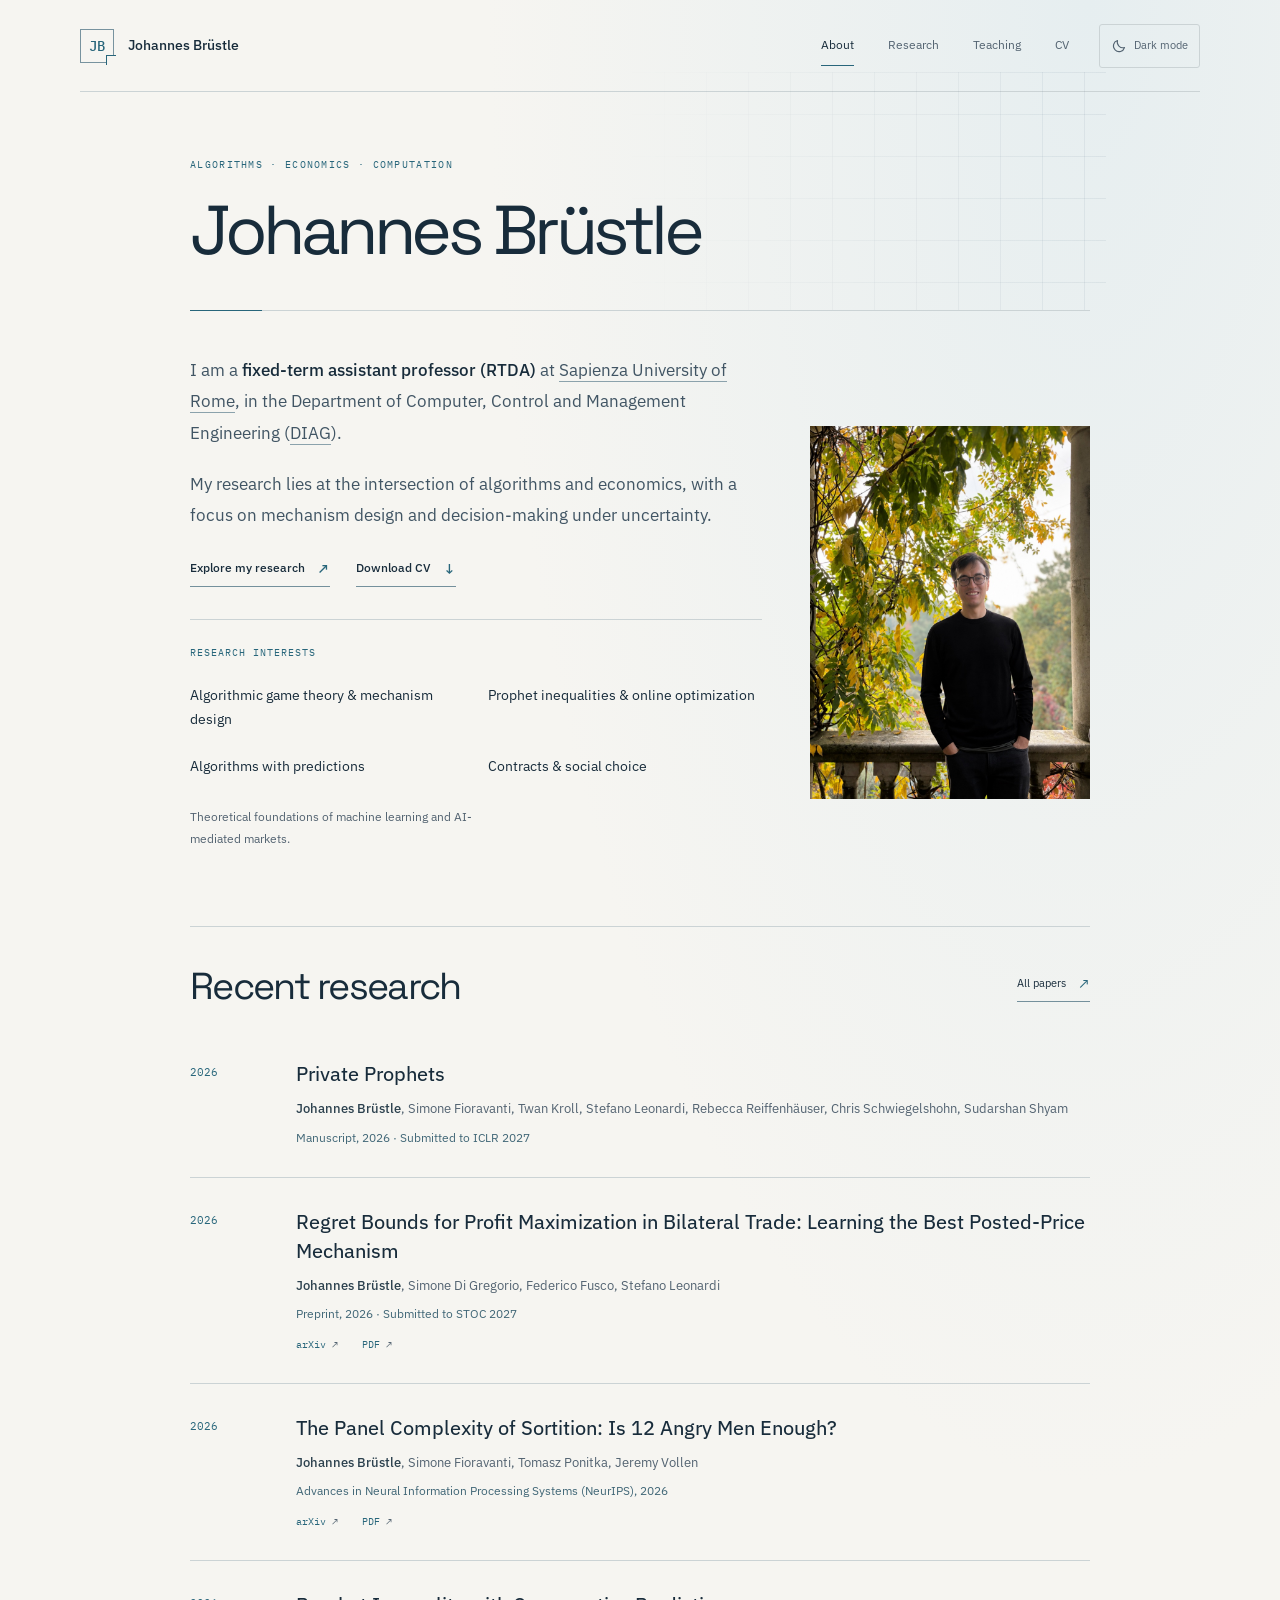
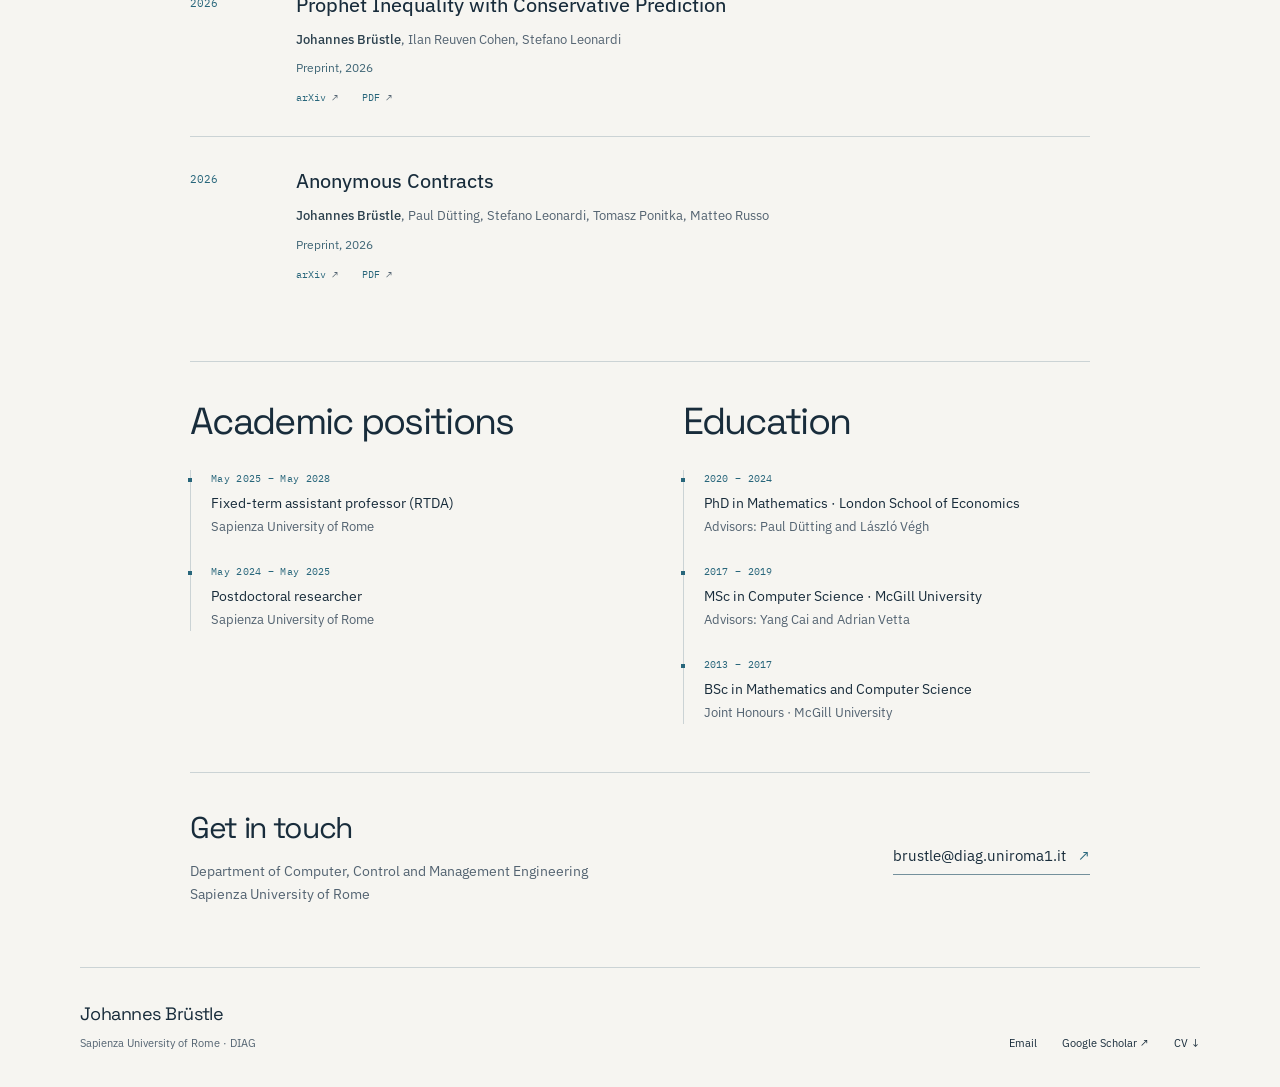
<file: index.html>
<!doctype html>
<html lang="en" class="no-js">
<head>
  <meta charset="utf-8"><meta name="viewport" content="width=device-width,initial-scale=1">
  <title>Johannes Brüstle | Algorithms &amp; Economics</title>
  <meta name="description" content="Johannes Brüstle is an assistant professor at Sapienza University of Rome working on algorithmic game theory, mechanism design, and online optimization.">
  <meta name="theme-color" content="#f6f5f1">
  <meta name="google-site-verification" content="e_kFHhiiDj24DP6dQCuJJRCEikuIyRpMF3r_lVCMAkg">
  <meta property="og:title" content="Johannes Brüstle | Algorithms &amp; Economics">
  <meta property="og:description" content="Johannes Brüstle is an assistant professor at Sapienza University of Rome working on algorithmic game theory, mechanism design, and online optimization.">
  <meta property="og:type" content="website">
  <meta property="og:url" content="https://jbrustle01.github.io/">
  <meta property="og:site_name" content="Johannes Brüstle">
  <link rel="canonical" href="https://jbrustle01.github.io/">
  <link rel="icon" type="image/svg+xml" href="./assets/favicon.svg">
  <script src="./assets/theme.js?v=themes-2"></script>
  <link rel="stylesheet" href="./assets/style.css?v=portrait-4">
  <script src="./assets/site.js?v=academic-1" defer></script>
  <script type="application/ld+json">
  {
    "@context": "https://schema.org",
    "@graph": [
      {
        "@type": "WebSite",
        "@id": "https://jbrustle01.github.io/#website",
        "url": "https://jbrustle01.github.io/",
        "name": "Johannes Brüstle"
      },
      {
        "@type": "ProfilePage",
        "@id": "https://jbrustle01.github.io/#profile",
        "url": "https://jbrustle01.github.io/",
        "name": "Johannes Brüstle",
        "isPartOf": {"@id": "https://jbrustle01.github.io/#website"},
        "mainEntity": {"@id": "https://jbrustle01.github.io/#person"}
      },
      {
        "@type": "Person",
        "@id": "https://jbrustle01.github.io/#person",
        "name": "Johannes Brüstle",
        "alternateName": "Johannes Brustle",
        "url": "https://jbrustle01.github.io/",
        "jobTitle": "Fixed-term assistant professor (RTDA)",
        "worksFor": {
          "@type": "CollegeOrUniversity",
          "name": "Sapienza University of Rome",
          "url": "https://www.uniroma1.it/en/"
        },
        "sameAs": [
          "https://scholar.google.com/citations?user=ef6YVs4AAAAJ"
        ]
      }
    ]
  }
  </script>

</head>
<body>
  <a class="skip" href="#main">Skip to content</a>
  <header class="site-header wrap">
    <a class="brand" href="./" aria-label="Johannes Brüstle — home"><span class="monogram" aria-hidden="true">JB</span><span>Johannes Brüstle</span></a>
    <div class="header-controls"><nav class="site-nav" aria-label="Main navigation"><a href="./" aria-current="page">About</a><a href="./research/">Research</a><a href="./teaching/">Teaching</a><a href="./cv/">CV</a></nav><button type="button" class="theme-toggle" data-theme-toggle aria-label="Switch to dark mode" hidden><svg data-theme-icon viewBox="0 0 24 24" aria-hidden="true"><path d="M20.3 14.25A8.5 8.5 0 0 1 9.75 3.7a8.5 8.5 0 1 0 10.55 10.55Z"/></svg><span data-theme-label>Dark mode</span></button></div>
  </header>
  <main id="main" class="wrap home-content">
<section class="hero" aria-labelledby="home-title">
  <div class="hero-heading"><p class="eyebrow">Algorithms · Economics · Computation</p>
    <h1 class="page-title" id="home-title">Johannes Brüstle</h1>

  </div>
  <div class="hero-bio">
    <p class="intro">I am a <strong>fixed-term assistant professor (RTDA)</strong> at <a href="https://www.uniroma1.it/en/">Sapienza University of Rome</a>, in the Department of Computer, Control and Management Engineering (<a href="https://www.diag.uniroma1.it/">DIAG</a>).</p>
    <p class="intro">My research lies at the intersection of algorithms and economics, with a focus on mechanism design and decision-making under uncertainty.</p>
    <div class="link-row"><a class="text-link" href="research/">Explore my research <span class="arrow" aria-hidden="true">↗</span></a><a class="text-link" href="assets/johannes-brustle-cv.pdf">Download CV <span class="arrow" aria-hidden="true">↓</span></a></div>
  <aside class="home-research-interests" aria-label="Research areas">
    <p class="aside-label">Research interests</p>
    <ol class="areas"><li><span class="number" aria-hidden="true">01</span><span>Algorithmic game theory &amp; mechanism design</span></li><li><span class="number" aria-hidden="true">02</span><span>Prophet inequalities &amp; online optimization</span></li><li><span class="number" aria-hidden="true">03</span><span>Algorithms with predictions</span></li><li><span class="number" aria-hidden="true">04</span><span>Contracts &amp; social choice</span></li></ol>
    <p class="aside-note">Theoretical foundations of machine learning and AI-mediated markets.</p>
  </aside>
  </div>
  <figure class="home-portrait">
    <img src="assets/johannes-brustle-portrait.jpg" alt="Johannes Brüstle standing beside a stone railing and autumn foliage" width="900" height="1200" fetchpriority="high" decoding="async">
  </figure>
</section>
<section class="section" aria-labelledby="recent-title"><div class="section-heading"><h2 id="recent-title">Recent research</h2><a class="text-link" href="research/">All papers <span class="arrow" aria-hidden="true">↗</span></a></div>
<article class="paper" data-paper data-kind="preprints">
      <div class="paper-year">2026</div><div>
      <h3>Private Prophets</h3><p class="authors"><strong>Johannes Brüstle</strong>, Simone Fioravanti, Twan Kroll, Stefano Leonardi, Rebecca Reiffenhäuser, Chris Schwiegelshohn, Sudarshan Shyam</p>
      <p class="venue">Manuscript, 2026 · Submitted to ICLR 2027</p>
      </div>
    </article>
<article class="paper" data-paper data-kind="preprints">
      <div class="paper-year">2026</div><div>
      <h3><a href="https://arxiv.org/abs/2611.08173">Regret Bounds for Profit Maximization in Bilateral Trade: Learning the Best Posted-Price Mechanism</a></h3><p class="authors"><strong>Johannes Brüstle</strong>, Simone Di Gregorio, Federico Fusco, Stefano Leonardi</p>
      <p class="venue">Preprint, 2026 · Submitted to STOC 2027</p>
      <div class="paper-links"><a href="https://arxiv.org/abs/2611.08173">arXiv <span aria-hidden="true">↗</span></a><a href="https://arxiv.org/pdf/2611.08173">PDF <span aria-hidden="true">↗</span></a></div></div>
    </article>
<article class="paper" data-paper data-kind="publications">
      <div class="paper-year">2026</div><div>
      <h3><a href="https://arxiv.org/abs/2504.20508">The Panel Complexity of Sortition: Is 12 Angry Men Enough?</a></h3><p class="authors"><strong>Johannes Brüstle</strong>, Simone Fioravanti, Tomasz Ponitka, Jeremy Vollen</p>
      <p class="venue">Advances in Neural Information Processing Systems (NeurIPS), 2026</p>
      <div class="paper-links"><a href="https://arxiv.org/abs/2504.20508">arXiv <span aria-hidden="true">↗</span></a><a href="https://arxiv.org/pdf/2504.20508">PDF <span aria-hidden="true">↗</span></a></div></div>
    </article><article class="paper" data-paper data-kind="preprints">
      <div class="paper-year">2026</div><div>
      <h3><a href="https://arxiv.org/abs/2602.17358">Prophet Inequality with Conservative Prediction</a></h3><p class="authors"><strong>Johannes Brüstle</strong>, Ilan Reuven Cohen, Stefano Leonardi</p>
      <p class="venue">Preprint, 2026</p>
      <div class="paper-links"><a href="https://arxiv.org/abs/2602.17358">arXiv <span aria-hidden="true">↗</span></a><a href="https://arxiv.org/pdf/2602.17358">PDF <span aria-hidden="true">↗</span></a></div></div>
    </article><article class="paper" data-paper data-kind="preprints">
      <div class="paper-year">2026</div><div>
      <h3><a href="https://arxiv.org/abs/2602.12118">Anonymous Contracts</a></h3><p class="authors"><strong>Johannes Brüstle</strong>, Paul Dütting, Stefano Leonardi, Tomasz Ponitka, Matteo Russo</p>
      <p class="venue">Preprint, 2026</p>
      <div class="paper-links"><a href="https://arxiv.org/abs/2602.12118">arXiv <span aria-hidden="true">↗</span></a><a href="https://arxiv.org/pdf/2602.12118">PDF <span aria-hidden="true">↗</span></a></div></div>
    </article>
</section>
<section class="section two-column" aria-label="Academic background">
  <div><h2>Academic positions</h2><ol class="timeline"><li><span class="date">May 2025 – May 2028</span><span class="title">Fixed-term assistant professor (RTDA)</span><span class="detail">Sapienza University of Rome</span></li><li><span class="date">May 2024 – May 2025</span><span class="title">Postdoctoral researcher</span><span class="detail">Sapienza University of Rome</span></li></ol></div>
  <div><h2>Education</h2><ol class="timeline"><li><span class="date">2020 – 2024</span><span class="title">PhD in Mathematics · London School of Economics</span><span class="detail">Advisors: Paul Dütting and László Végh</span></li><li><span class="date">2017 – 2019</span><span class="title">MSc in Computer Science · McGill University</span><span class="detail">Advisors: Yang Cai and Adrian Vetta</span></li><li><span class="date">2013 – 2017</span><span class="title">BSc in Mathematics and Computer Science</span><span class="detail">Joint Honours · McGill University</span></li></ol></div>
</section>
<section class="section contact-strip" aria-labelledby="contact-title"><div><h2 id="contact-title">Get in touch</h2><p>Department of Computer, Control and Management Engineering<br>Sapienza University of Rome</p></div><a class="text-link" href="mailto:brustle@diag.uniroma1.it">brustle@diag.uniroma1.it <span class="arrow" aria-hidden="true">↗</span></a></section>

</main>
  <footer class="site-footer wrap">
    <div><div class="footer-name">Johannes Brüstle</div><p class="footer-detail">Sapienza University of Rome · DIAG</p></div>
    <div class="footer-links"><a href="mailto:brustle@diag.uniroma1.it">Email</a><a href="https://scholar.google.com/citations?user=ef6YVs4AAAAJ&amp;hl=en&amp;sortby=pubdate">Google Scholar <span aria-hidden="true">↗</span></a><a href="./assets/johannes-brustle-cv.pdf">CV <span aria-hidden="true">↓</span></a></div>
  </footer>
</body></html>
</file>
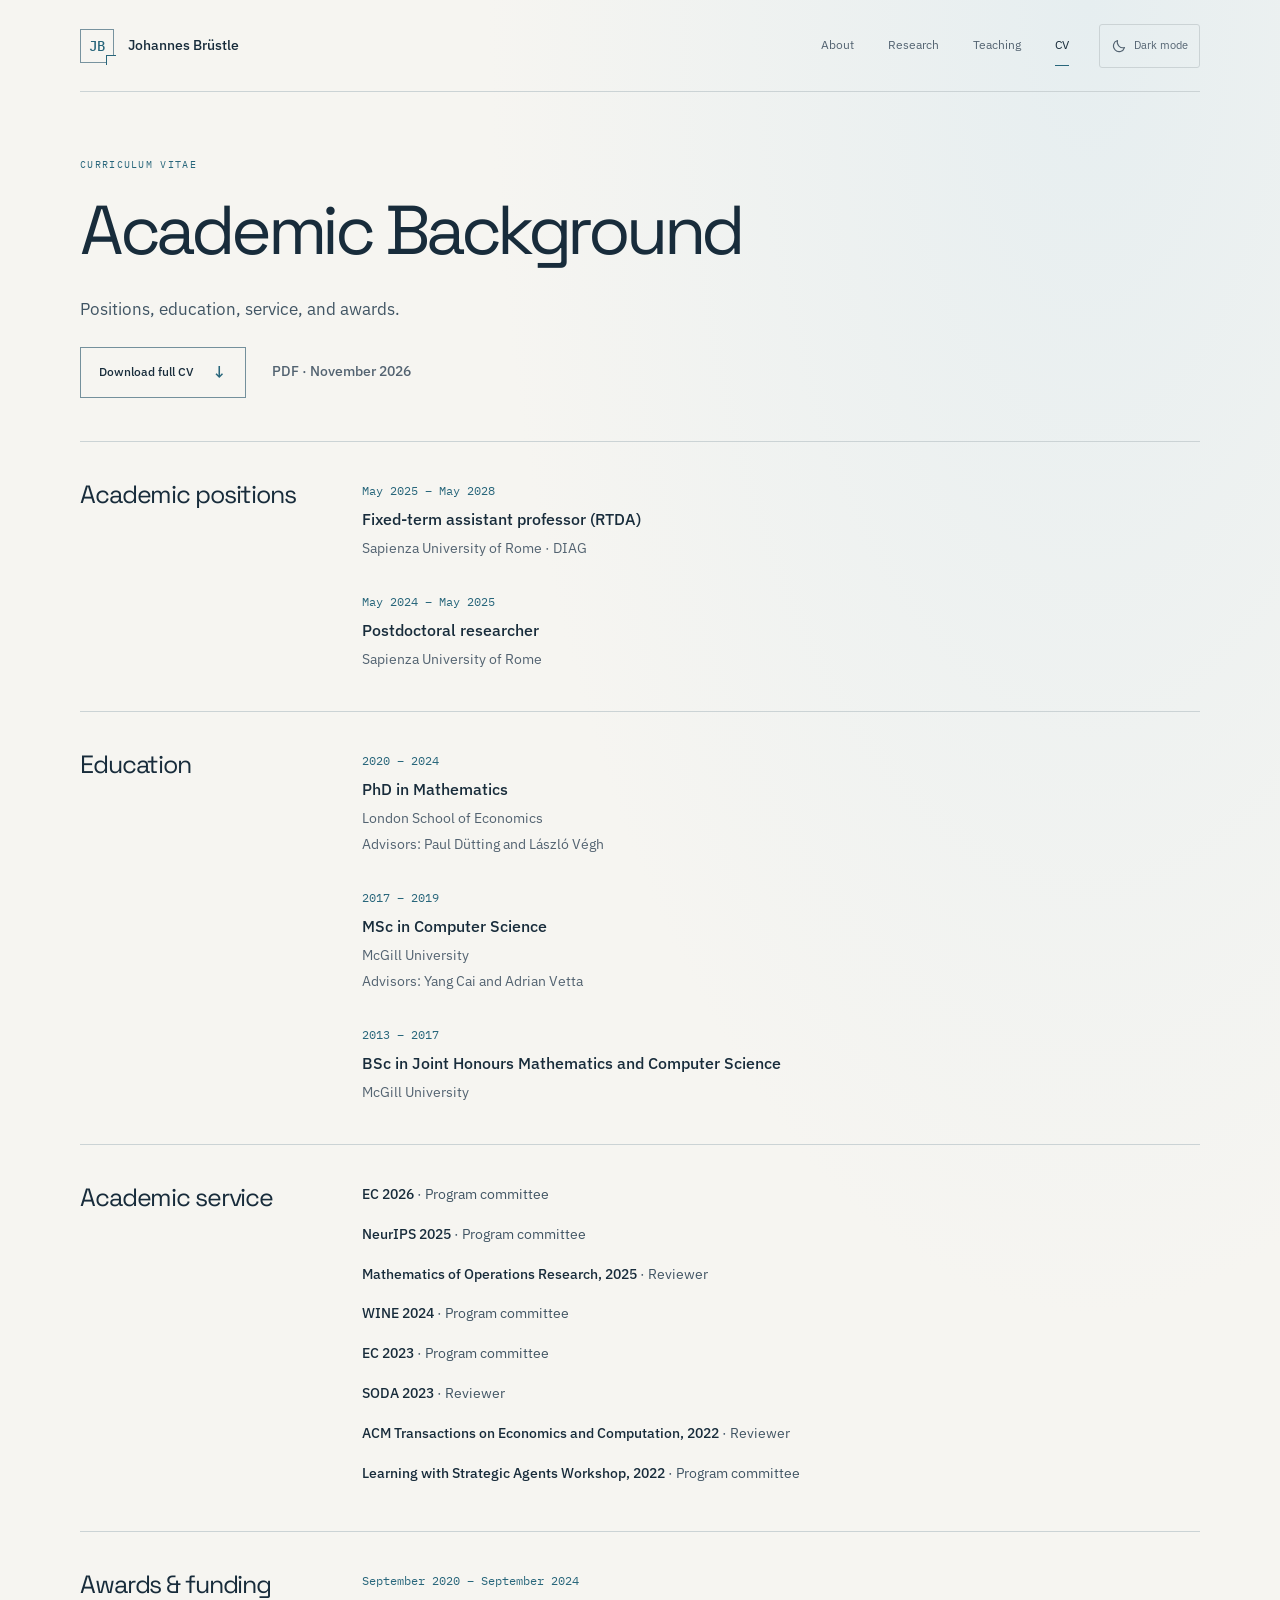
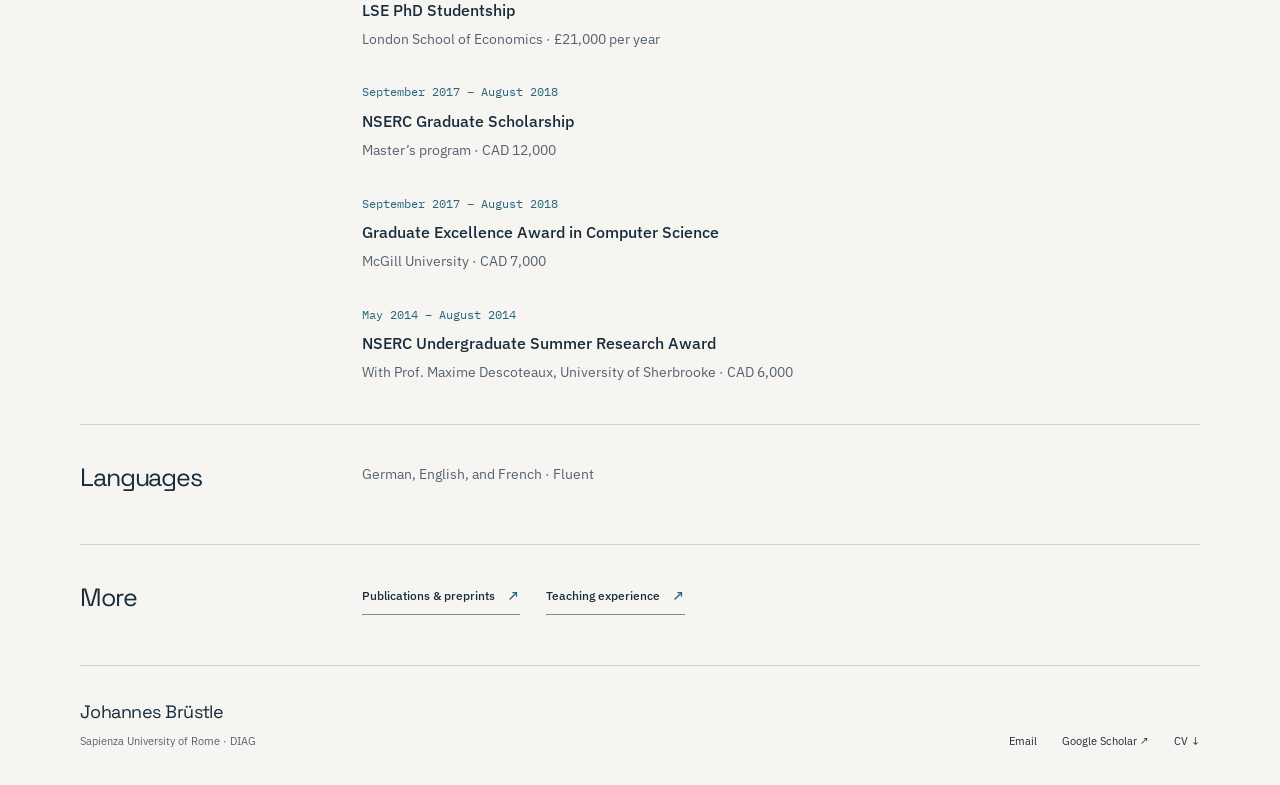
<file: cv/index.html>
<!doctype html>
<html lang="en" class="no-js">
<head>
  <meta charset="utf-8"><meta name="viewport" content="width=device-width,initial-scale=1">
  <title>CV | Johannes Brüstle</title>
  <meta name="description" content="Academic positions, education, service, and awards of Johannes Brüstle. Download the full curriculum vitae.">
  <meta name="theme-color" content="#f6f5f1">
  <meta property="og:title" content="CV | Johannes Brüstle">
  <meta property="og:description" content="Academic positions, education, service, and awards of Johannes Brüstle. Download the full curriculum vitae.">
  <meta property="og:type" content="website">
  <meta property="og:url" content="https://jbrustle01.github.io/cv/">
  <link rel="canonical" href="https://jbrustle01.github.io/cv/">
  <link rel="icon" type="image/svg+xml" href="../assets/favicon.svg">
  <script src="../assets/theme.js?v=themes-2"></script>
  <link rel="stylesheet" href="../assets/style.css?v=headings-3">
  <script src="../assets/site.js?v=academic-1" defer></script>
</head>
<body>
  <a class="skip" href="#main">Skip to content</a>
  <header class="site-header wrap">
    <a class="brand" href="../" aria-label="Johannes Brüstle — home"><span class="monogram" aria-hidden="true">JB</span><span>Johannes Brüstle</span></a>
    <div class="header-controls"><nav class="site-nav" aria-label="Main navigation"><a href="../">About</a><a href="../research/">Research</a><a href="../teaching/">Teaching</a><a href="../cv/" aria-current="page">CV</a></nav><button type="button" class="theme-toggle" data-theme-toggle aria-label="Switch to dark mode" hidden><svg data-theme-icon viewBox="0 0 24 24" aria-hidden="true"><path d="M20.3 14.25A8.5 8.5 0 0 1 9.75 3.7a8.5 8.5 0 1 0 10.55 10.55Z"/></svg><span data-theme-label>Dark mode</span></button></div>
  </header>
  <main id="main" class="wrap">
<header class="page-head"><p class="eyebrow">Curriculum vitae</p><h1 class="page-title">Academic Background</h1><p class="lede">Positions, education, service, and awards.</p><div class="link-row"><a class="cv-download" href="../assets/johannes-brustle-cv.pdf">Download full CV <span class="arrow" aria-hidden="true">↓</span></a><span class="quiet small">PDF · November 2026</span></div></header>
<section class="cv-section" aria-labelledby="positions-title"><h2 id="positions-title">Academic positions</h2><div class="cv-items"><article class="cv-entry"><p class="date">May 2025 – May 2028</p><h3>Fixed-term assistant professor (RTDA)</h3><p>Sapienza University of Rome · DIAG</p></article><article class="cv-entry"><p class="date">May 2024 – May 2025</p><h3>Postdoctoral researcher</h3><p>Sapienza University of Rome</p></article></div></section>
<section class="cv-section" aria-labelledby="education-title"><h2 id="education-title">Education</h2><div class="cv-items"><article class="cv-entry"><p class="date">2020 – 2024</p><h3>PhD in Mathematics</h3><p>London School of Economics<br>Advisors: Paul Dütting and László Végh</p></article><article class="cv-entry"><p class="date">2017 – 2019</p><h3>MSc in Computer Science</h3><p>McGill University<br>Advisors: Yang Cai and Adrian Vetta</p></article><article class="cv-entry"><p class="date">2013 – 2017</p><h3>BSc in Joint Honours Mathematics and Computer Science</h3><p>McGill University</p></article></div></section>
<section class="cv-section" aria-labelledby="service-title"><h2 id="service-title">Academic service</h2><ul class="compact-list"><li><strong>EC 2026</strong> · Program committee</li><li><strong>NeurIPS 2025</strong> · Program committee</li><li><strong>Mathematics of Operations Research, 2025</strong> · Reviewer</li><li><strong>WINE 2024</strong> · Program committee</li><li><strong>EC 2023</strong> · Program committee</li><li><strong>SODA 2023</strong> · Reviewer</li><li><strong>ACM Transactions on Economics and Computation, 2022</strong> · Reviewer</li><li><strong>Learning with Strategic Agents Workshop, 2022</strong> · Program committee</li></ul></section>
<section class="cv-section" aria-labelledby="awards-title"><h2 id="awards-title">Awards &amp; funding</h2><div class="cv-items"><article class="cv-entry"><p class="date">September 2020 – September 2024</p><h3>LSE PhD Studentship</h3><p>London School of Economics · £21,000 per year</p></article><article class="cv-entry"><p class="date">September 2017 – August 2018</p><h3>NSERC Graduate Scholarship</h3><p>Master’s program · CAD 12,000</p></article><article class="cv-entry"><p class="date">September 2017 – August 2018</p><h3>Graduate Excellence Award in Computer Science</h3><p>McGill University · CAD 7,000</p></article><article class="cv-entry"><p class="date">May 2014 – August 2014</p><h3>NSERC Undergraduate Summer Research Award</h3><p>With Prof. Maxime Descoteaux, University of Sherbrooke · CAD 6,000</p></article></div></section>
<section class="cv-section" aria-labelledby="languages-title"><h2 id="languages-title">Languages</h2><p class="quiet small">German, English, and French · Fluent</p></section>
<section class="cv-section" aria-labelledby="more-title"><h2 id="more-title">More</h2><div class="link-row" style="margin-top:0"><a class="text-link" href="../research/">Publications &amp; preprints <span class="arrow" aria-hidden="true">↗</span></a><a class="text-link" href="../teaching/">Teaching experience <span class="arrow" aria-hidden="true">↗</span></a></div></section></main>
  <footer class="site-footer wrap">
    <div><div class="footer-name">Johannes Brüstle</div><p class="footer-detail">Sapienza University of Rome · DIAG</p></div>
    <div class="footer-links"><a href="mailto:brustle@diag.uniroma1.it">Email</a><a href="https://scholar.google.com/citations?user=ef6YVs4AAAAJ&amp;hl=en&amp;sortby=pubdate">Google Scholar <span aria-hidden="true">↗</span></a><a href="../assets/johannes-brustle-cv.pdf">CV <span aria-hidden="true">↓</span></a></div>
  </footer>
</body></html>
</file>
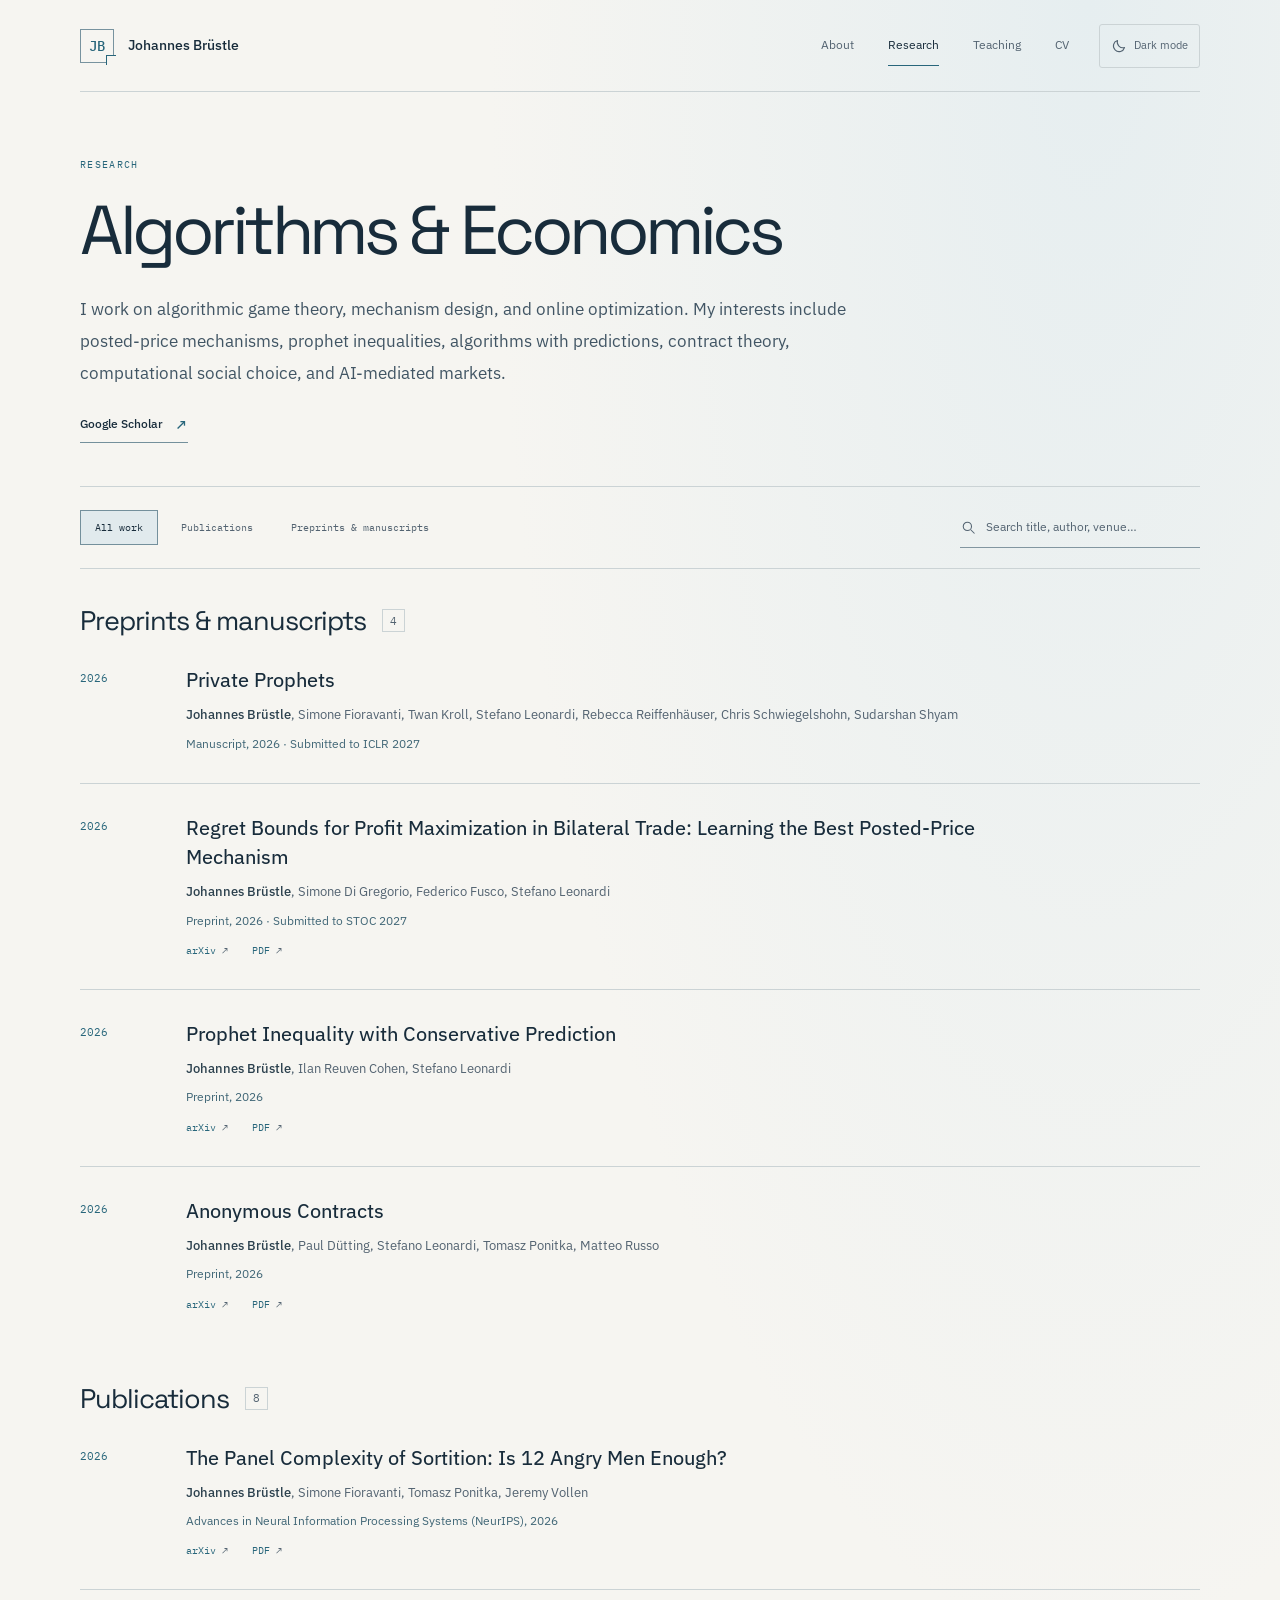
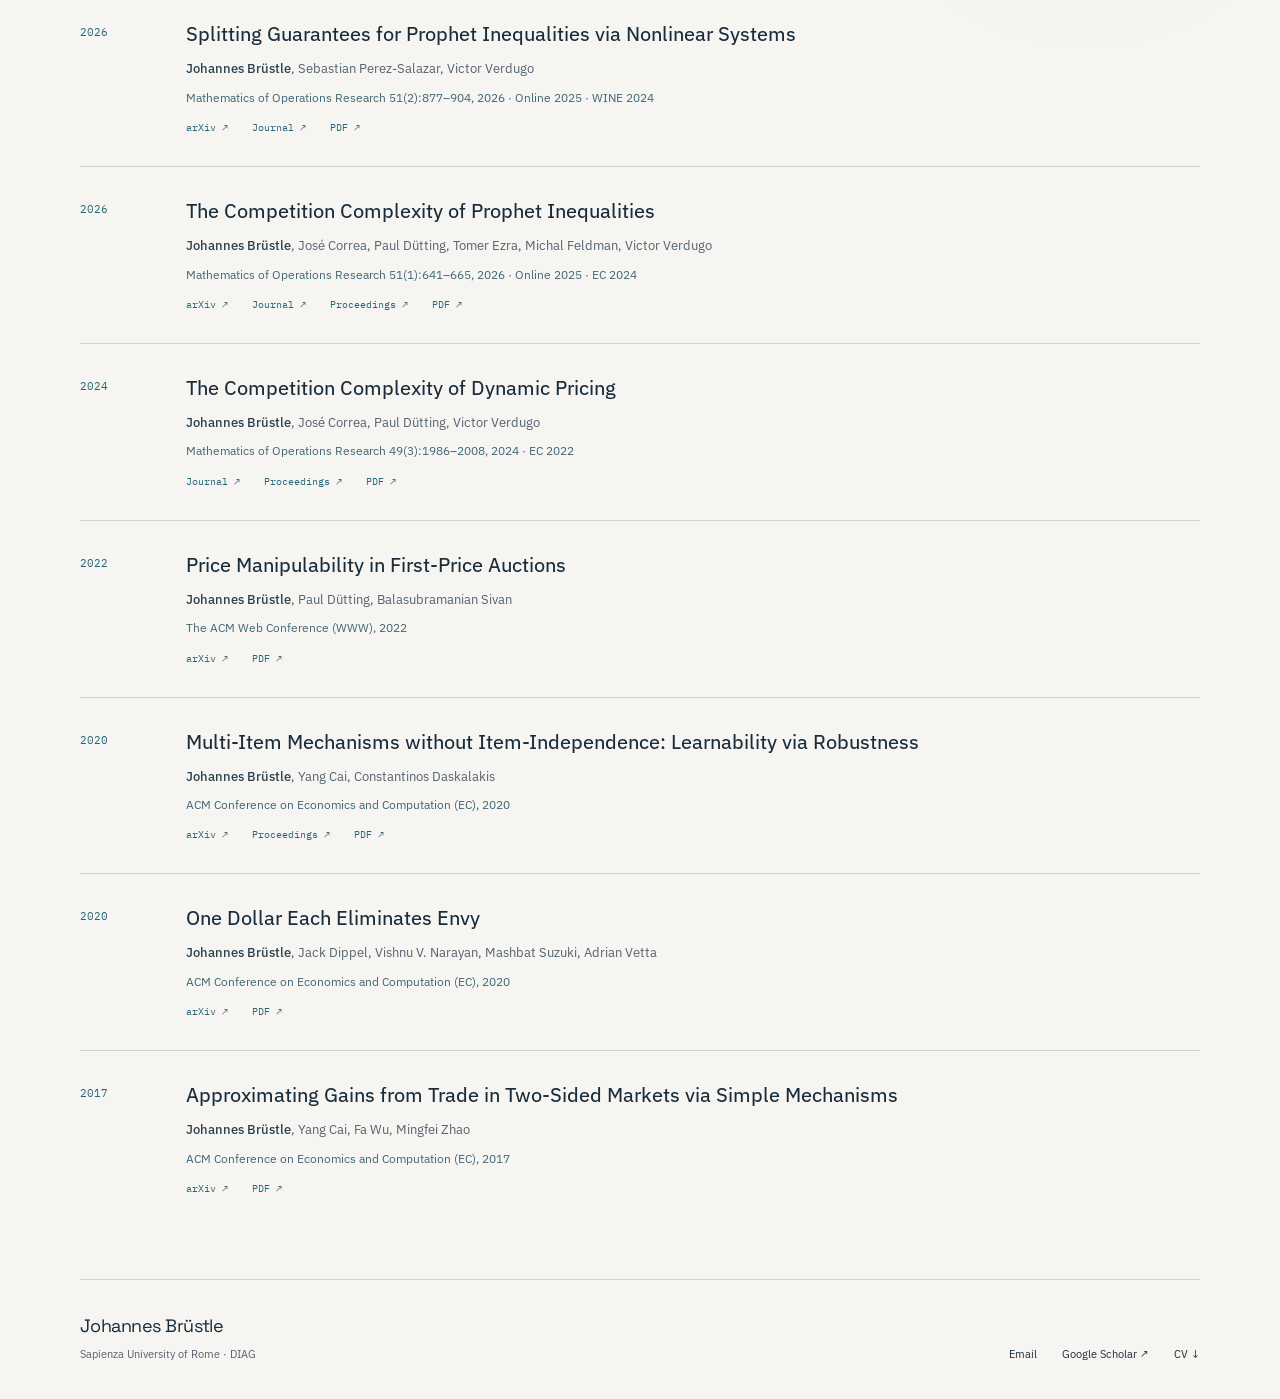
<file: research/index.html>
<!doctype html>
<html lang="en" class="no-js">
<head>
  <meta charset="utf-8"><meta name="viewport" content="width=device-width,initial-scale=1">
  <title>Research | Johannes Brüstle</title>
  <meta name="description" content="Publications and preprints by Johannes Brüstle in algorithmic game theory, mechanism design, prophet inequalities, and online optimization.">
  <meta name="theme-color" content="#f6f5f1">
  <meta property="og:title" content="Research | Johannes Brüstle">
  <meta property="og:description" content="Publications and preprints by Johannes Brüstle in algorithmic game theory, mechanism design, prophet inequalities, and online optimization.">
  <meta property="og:type" content="website">
  <meta property="og:url" content="https://jbrustle01.github.io/research/">
  <link rel="canonical" href="https://jbrustle01.github.io/research/">
  <link rel="icon" type="image/svg+xml" href="../assets/favicon.svg">
  <script src="../assets/theme.js?v=themes-2"></script>
  <link rel="stylesheet" href="../assets/style.css?v=headings-3">
  <script src="../assets/site.js?v=academic-1" defer></script>
</head>
<body>
  <a class="skip" href="#main">Skip to content</a>
  <header class="site-header wrap">
    <a class="brand" href="../" aria-label="Johannes Brüstle — home"><span class="monogram" aria-hidden="true">JB</span><span>Johannes Brüstle</span></a>
    <div class="header-controls"><nav class="site-nav" aria-label="Main navigation"><a href="../">About</a><a href="../research/" aria-current="page">Research</a><a href="../teaching/">Teaching</a><a href="../cv/">CV</a></nav><button type="button" class="theme-toggle" data-theme-toggle aria-label="Switch to dark mode" hidden><svg data-theme-icon viewBox="0 0 24 24" aria-hidden="true"><path d="M20.3 14.25A8.5 8.5 0 0 1 9.75 3.7a8.5 8.5 0 1 0 10.55 10.55Z"/></svg><span data-theme-label>Dark mode</span></button></div>
  </header>
  <main id="main" class="wrap">
<header class="page-head"><p class="eyebrow">Research</p><h1 class="page-title">Algorithms &amp; Economics</h1><p class="lede">I work on algorithmic game theory, mechanism design, and online optimization. My interests include posted-price mechanisms, prophet inequalities, algorithms with predictions, contract theory, computational social choice, and AI-mediated markets.</p><div class="link-row"><a class="text-link" href="https://scholar.google.com/citations?user=ef6YVs4AAAAJ&amp;hl=en&amp;sortby=pubdate">Google Scholar <span class="arrow" aria-hidden="true">↗</span></a></div></header>
<div class="research-tools"><div class="filters" role="group" aria-label="Filter papers"><button class="filter" data-filter="all" aria-pressed="true">All work</button><button class="filter" data-filter="publications" aria-pressed="false">Publications</button><button class="filter" data-filter="preprints" aria-pressed="false">Preprints &amp; manuscripts</button></div><label class="search" for="paper-search"><svg viewBox="0 0 20 20" fill="none" stroke="currentColor" stroke-width="1.4" aria-hidden="true"><circle cx="8.5" cy="8.5" r="5.5"/><path d="m13 13 5 5"/></svg><span class="sr-only">Search papers by title, author, or venue</span><input id="paper-search" type="search" placeholder="Search title, author, venue…" autocomplete="off"></label></div>
<p class="sr-only" id="search-status" role="status" aria-live="polite"></p>
<div data-research><section class="research-group" data-group="preprints" aria-labelledby="preprints-title"><div class="group-title"><h2 id="preprints-title">Preprints &amp; manuscripts</h2><span class="count" aria-label="4 papers">4</span></div><article class="paper" data-paper data-kind="preprints">
      <div class="paper-year">2026</div><div>
      <h3>Private Prophets</h3><p class="authors"><strong>Johannes Brüstle</strong>, Simone Fioravanti, Twan Kroll, Stefano Leonardi, Rebecca Reiffenhäuser, Chris Schwiegelshohn, Sudarshan Shyam</p>
      <p class="venue">Manuscript, 2026 · Submitted to ICLR 2027</p>
      </div>
    </article><article class="paper" data-paper data-kind="preprints">
      <div class="paper-year">2026</div><div>
      <h3><a href="https://arxiv.org/abs/2611.08173">Regret Bounds for Profit Maximization in Bilateral Trade: Learning the Best Posted-Price Mechanism</a></h3><p class="authors"><strong>Johannes Brüstle</strong>, Simone Di Gregorio, Federico Fusco, Stefano Leonardi</p>
      <p class="venue">Preprint, 2026 · Submitted to STOC 2027</p>
      <div class="paper-links"><a href="https://arxiv.org/abs/2611.08173">arXiv <span aria-hidden="true">↗</span></a><a href="https://arxiv.org/pdf/2611.08173">PDF <span aria-hidden="true">↗</span></a></div></div>
    </article><article class="paper" data-paper data-kind="preprints">
      <div class="paper-year">2026</div><div>
      <h3><a href="https://arxiv.org/abs/2602.17358">Prophet Inequality with Conservative Prediction</a></h3><p class="authors"><strong>Johannes Brüstle</strong>, Ilan Reuven Cohen, Stefano Leonardi</p>
      <p class="venue">Preprint, 2026</p>
      <div class="paper-links"><a href="https://arxiv.org/abs/2602.17358">arXiv <span aria-hidden="true">↗</span></a><a href="https://arxiv.org/pdf/2602.17358">PDF <span aria-hidden="true">↗</span></a></div></div>
    </article><article class="paper" data-paper data-kind="preprints">
      <div class="paper-year">2026</div><div>
      <h3><a href="https://arxiv.org/abs/2602.12118">Anonymous Contracts</a></h3><p class="authors"><strong>Johannes Brüstle</strong>, Paul Dütting, Stefano Leonardi, Tomasz Ponitka, Matteo Russo</p>
      <p class="venue">Preprint, 2026</p>
      <div class="paper-links"><a href="https://arxiv.org/abs/2602.12118">arXiv <span aria-hidden="true">↗</span></a><a href="https://arxiv.org/pdf/2602.12118">PDF <span aria-hidden="true">↗</span></a></div></div>
    </article></section>
<section class="research-group" data-group="publications" aria-labelledby="publications-title"><div class="group-title"><h2 id="publications-title">Publications</h2><span class="count" aria-label="8 papers">8</span></div><article class="paper" data-paper data-kind="publications">
      <div class="paper-year">2026</div><div>
      <h3><a href="https://arxiv.org/abs/2504.20508">The Panel Complexity of Sortition: Is 12 Angry Men Enough?</a></h3><p class="authors"><strong>Johannes Brüstle</strong>, Simone Fioravanti, Tomasz Ponitka, Jeremy Vollen</p>
      <p class="venue">Advances in Neural Information Processing Systems (NeurIPS), 2026</p>
      <div class="paper-links"><a href="https://arxiv.org/abs/2504.20508">arXiv <span aria-hidden="true">↗</span></a><a href="https://arxiv.org/pdf/2504.20508">PDF <span aria-hidden="true">↗</span></a></div></div>
    </article><article class="paper" data-paper data-kind="publications">
      <div class="paper-year">2026</div><div>
      <h3><a href="https://arxiv.org/abs/2406.17767">Splitting Guarantees for Prophet Inequalities via Nonlinear Systems</a></h3><p class="authors"><strong>Johannes Brüstle</strong>, Sebastian Perez-Salazar, Victor Verdugo</p>
      <p class="venue">Mathematics of Operations Research 51(2):877–904, 2026 · Online 2025 · WINE 2024</p>
      <div class="paper-links"><a href="https://arxiv.org/abs/2406.17767">arXiv <span aria-hidden="true">↗</span></a><a href="https://doi.org/10.1287/moor.2024.0413">Journal <span aria-hidden="true">↗</span></a><a href="https://arxiv.org/pdf/2406.17767">PDF <span aria-hidden="true">↗</span></a></div></div>
    </article><article class="paper" data-paper data-kind="publications">
      <div class="paper-year">2026</div><div>
      <h3><a href="https://arxiv.org/abs/2402.11084">The Competition Complexity of Prophet Inequalities</a></h3><p class="authors"><strong>Johannes Brüstle</strong>, José Correa, Paul Dütting, Tomer Ezra, Michal Feldman, Victor Verdugo</p>
      <p class="venue">Mathematics of Operations Research 51(1):641–665, 2026 · Online 2025 · EC 2024</p>
      <div class="paper-links"><a href="https://arxiv.org/abs/2402.11084">arXiv <span aria-hidden="true">↗</span></a><a href="https://doi.org/10.1287/moor.2024.0684">Journal <span aria-hidden="true">↗</span></a><a href="https://doi.org/10.1145/3670865.3673467">Proceedings <span aria-hidden="true">↗</span></a><a href="https://arxiv.org/pdf/2402.11084">PDF <span aria-hidden="true">↗</span></a></div></div>
    </article><article class="paper" data-paper data-kind="publications">
      <div class="paper-year">2024</div><div>
      <h3><a href="https://doi.org/10.1287/moor.2022.0230">The Competition Complexity of Dynamic Pricing</a></h3><p class="authors"><strong>Johannes Brüstle</strong>, José Correa, Paul Dütting, Victor Verdugo</p>
      <p class="venue">Mathematics of Operations Research 49(3):1986–2008, 2024 · EC 2022</p>
      <div class="paper-links"><a href="https://doi.org/10.1287/moor.2022.0230">Journal <span aria-hidden="true">↗</span></a><a href="https://doi.org/10.1145/3490486.3538366">Proceedings <span aria-hidden="true">↗</span></a><a href="https://eprints.lse.ac.uk/124364/1/The_Competition_Complexity_of_Dynamic_Pricing.pdf">PDF <span aria-hidden="true">↗</span></a></div></div>
    </article><article class="paper" data-paper data-kind="publications">
      <div class="paper-year">2022</div><div>
      <h3><a href="https://arxiv.org/abs/2203.12042">Price Manipulability in First-Price Auctions</a></h3><p class="authors"><strong>Johannes Brüstle</strong>, Paul Dütting, Balasubramanian Sivan</p>
      <p class="venue">The ACM Web Conference (WWW), 2022</p>
      <div class="paper-links"><a href="https://arxiv.org/abs/2203.12042">arXiv <span aria-hidden="true">↗</span></a><a href="https://arxiv.org/pdf/2203.12042">PDF <span aria-hidden="true">↗</span></a></div></div>
    </article><article class="paper" data-paper data-kind="publications">
      <div class="paper-year">2020</div><div>
      <h3><a href="https://arxiv.org/abs/1911.02146">Multi-Item Mechanisms without Item-Independence: Learnability via Robustness</a></h3><p class="authors"><strong>Johannes Brüstle</strong>, Yang Cai, Constantinos Daskalakis</p>
      <p class="venue">ACM Conference on Economics and Computation (EC), 2020</p>
      <div class="paper-links"><a href="https://arxiv.org/abs/1911.02146">arXiv <span aria-hidden="true">↗</span></a><a href="https://doi.org/10.1145/3391403.3399541">Proceedings <span aria-hidden="true">↗</span></a><a href="https://arxiv.org/pdf/1911.02146">PDF <span aria-hidden="true">↗</span></a></div></div>
    </article><article class="paper" data-paper data-kind="publications">
      <div class="paper-year">2020</div><div>
      <h3><a href="https://arxiv.org/abs/1912.02797">One Dollar Each Eliminates Envy</a></h3><p class="authors"><strong>Johannes Brüstle</strong>, Jack Dippel, Vishnu V. Narayan, Mashbat Suzuki, Adrian Vetta</p>
      <p class="venue">ACM Conference on Economics and Computation (EC), 2020</p>
      <div class="paper-links"><a href="https://arxiv.org/abs/1912.02797">arXiv <span aria-hidden="true">↗</span></a><a href="https://arxiv.org/pdf/1912.02797">PDF <span aria-hidden="true">↗</span></a></div></div>
    </article><article class="paper" data-paper data-kind="publications">
      <div class="paper-year">2017</div><div>
      <h3><a href="https://arxiv.org/abs/1706.04637">Approximating Gains from Trade in Two-Sided Markets via Simple Mechanisms</a></h3><p class="authors"><strong>Johannes Brüstle</strong>, Yang Cai, Fa Wu, Mingfei Zhao</p>
      <p class="venue">ACM Conference on Economics and Computation (EC), 2017</p>
      <div class="paper-links"><a href="https://arxiv.org/abs/1706.04637">arXiv <span aria-hidden="true">↗</span></a><a href="https://arxiv.org/pdf/1706.04637">PDF <span aria-hidden="true">↗</span></a></div></div>
    </article></section></div><p id="empty-results" class="empty" hidden>No papers match your search. Try another title, author, or venue.</p></main>
  <footer class="site-footer wrap">
    <div><div class="footer-name">Johannes Brüstle</div><p class="footer-detail">Sapienza University of Rome · DIAG</p></div>
    <div class="footer-links"><a href="mailto:brustle@diag.uniroma1.it">Email</a><a href="https://scholar.google.com/citations?user=ef6YVs4AAAAJ&amp;hl=en&amp;sortby=pubdate">Google Scholar <span aria-hidden="true">↗</span></a><a href="../assets/johannes-brustle-cv.pdf">CV <span aria-hidden="true">↓</span></a></div>
  </footer>
</body></html>
</file>
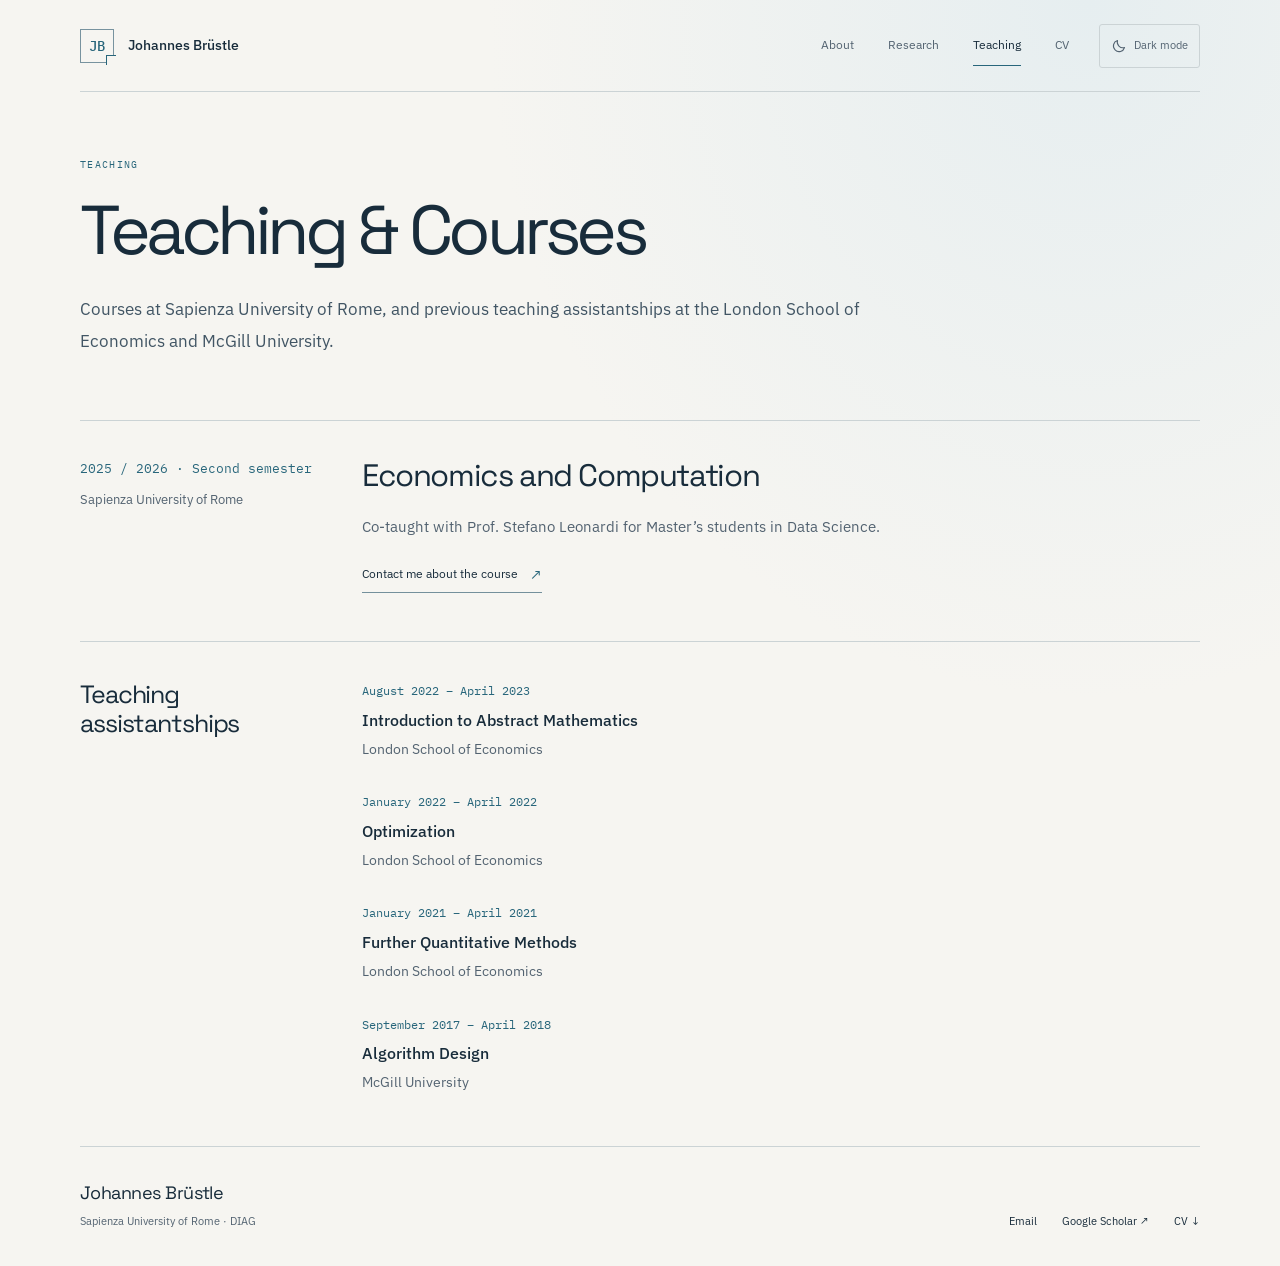
<file: teaching/index.html>
<!doctype html>
<html lang="en" class="no-js">
<head>
  <meta charset="utf-8"><meta name="viewport" content="width=device-width,initial-scale=1">
  <title>Teaching | Johannes Brüstle</title>
  <meta name="description" content="Teaching at Sapienza University of Rome and previous teaching assistantships at LSE and McGill University.">
  <meta name="theme-color" content="#f6f5f1">
  <meta property="og:title" content="Teaching | Johannes Brüstle">
  <meta property="og:description" content="Teaching at Sapienza University of Rome and previous teaching assistantships at LSE and McGill University.">
  <meta property="og:type" content="website">
  <meta property="og:url" content="https://jbrustle01.github.io/teaching/">
  <link rel="canonical" href="https://jbrustle01.github.io/teaching/">
  <link rel="icon" type="image/svg+xml" href="../assets/favicon.svg">
  <script src="../assets/theme.js?v=themes-2"></script>
  <link rel="stylesheet" href="../assets/style.css?v=headings-3">
  <script src="../assets/site.js?v=academic-1" defer></script>
</head>
<body>
  <a class="skip" href="#main">Skip to content</a>
  <header class="site-header wrap">
    <a class="brand" href="../" aria-label="Johannes Brüstle — home"><span class="monogram" aria-hidden="true">JB</span><span>Johannes Brüstle</span></a>
    <div class="header-controls"><nav class="site-nav" aria-label="Main navigation"><a href="../">About</a><a href="../research/">Research</a><a href="../teaching/" aria-current="page">Teaching</a><a href="../cv/">CV</a></nav><button type="button" class="theme-toggle" data-theme-toggle aria-label="Switch to dark mode" hidden><svg data-theme-icon viewBox="0 0 24 24" aria-hidden="true"><path d="M20.3 14.25A8.5 8.5 0 0 1 9.75 3.7a8.5 8.5 0 1 0 10.55 10.55Z"/></svg><span data-theme-label>Dark mode</span></button></div>
  </header>
  <main id="main" class="wrap">
<header class="page-head"><p class="eyebrow">Teaching</p><h1 class="page-title">Teaching &amp; Courses</h1><p class="lede">Courses at Sapienza University of Rome, and previous teaching assistantships at the London School of Economics and McGill University.</p></header>
<section class="course" aria-labelledby="course-title"><div class="course-meta"><strong>2025 / 2026 · Second semester</strong>Sapienza University of Rome</div><div><h2 id="course-title">Economics and Computation</h2><p>Co-taught with Prof. Stefano Leonardi for Master’s students in Data Science.</p><a class="text-link small" href="mailto:brustle@diag.uniroma1.it">Contact me about the course <span class="arrow" aria-hidden="true">↗</span></a></div></section>
<section class="cv-section" aria-labelledby="ta-title"><h2 id="ta-title">Teaching<br>assistantships</h2><div class="cv-items">
<article class="cv-entry"><p class="date">August 2022 – April 2023</p><h3>Introduction to Abstract Mathematics</h3><p>London School of Economics</p></article>
<article class="cv-entry"><p class="date">January 2022 – April 2022</p><h3>Optimization</h3><p>London School of Economics</p></article>
<article class="cv-entry"><p class="date">January 2021 – April 2021</p><h3>Further Quantitative Methods</h3><p>London School of Economics</p></article>
<article class="cv-entry"><p class="date">September 2017 – April 2018</p><h3>Algorithm Design</h3><p>McGill University</p></article></div></section>
</main>
  <footer class="site-footer wrap">
    <div><div class="footer-name">Johannes Brüstle</div><p class="footer-detail">Sapienza University of Rome · DIAG</p></div>
    <div class="footer-links"><a href="mailto:brustle@diag.uniroma1.it">Email</a><a href="https://scholar.google.com/citations?user=ef6YVs4AAAAJ&amp;hl=en&amp;sortby=pubdate">Google Scholar <span aria-hidden="true">↗</span></a><a href="../assets/johannes-brustle-cv.pdf">CV <span aria-hidden="true">↓</span></a></div>
  </footer>
</body></html>
</file>
<file: assets/style.css>
@import url('https://fonts.googleapis.com/css2?family=IBM+Plex+Mono:wght@400;500&family=IBM+Plex+Sans:wght@400;450;500;600&family=Space+Grotesk:wght@400;500&display=swap');

/* Light is the default, including without JavaScript. */
:root {
  color-scheme: light;
  --bg: #f6f5f1;
  --surface: #ffffff;
  --text: #182c3b;
  --muted: #536371;
  --accent: #28667b;
  --line: #cbd3d5;
  --glow: #e6eef0;
  --grid: #46607816;
  --intro: #415564;
  --intro-original: #415564;
  --lede-original: #415564;
  --strong-muted: #2c414e;
  --compact-text: #415564;
  --venue: #416777;
  --link-rule: #74909c;
  --link-rule-original: #74909c;
  --paper-link-rule: #74909c;
  --intro-rule: #8ba2ac;
  --intro-rule-original: #8ba2ac;
  --monogram-rule: #78939f;
  --control-bg: #e1eaed;
  --control-bg-original: #e1eaed;
  --control-rule-original: #74909c;
  --control-hover: #e5edef;
  --search-rule: #8296a0;
  --selection-bg: #28667b;
  --selection-text: #ffffff;
  --display: 'Space Grotesk',-apple-system,BlinkMacSystemFont,'Segoe UI',sans-serif;
  --mono: 'IBM Plex Mono',monospace;
  --sans: 'IBM Plex Sans',-apple-system,BlinkMacSystemFont,'Segoe UI',sans-serif;
}
:root[data-theme="dark"] {
  color-scheme: dark;
  --bg: #0c141f;
  --surface: #111e2b;
  --text: #e5edf3;
  --muted: #a3b2c0;
  --accent: #95cbdc;
  --line: #2b3b4b;
  --glow: #122437;
  --grid: #4660781f;
  --intro: #b5c3d0;
  --intro-original: #c5cccc;
  --lede-original: #b9c2c2;
  --strong-muted: #cbd0ce;
  --compact-text: #bdc5c5;
  --venue: #a3c2d0;
  --link-rule: #526e82;
  --link-rule-original: #527185;
  --paper-link-rule: #536067;
  --intro-rule: #4c6479;
  --intro-rule-original: #5f686b;
  --monogram-rule: #57778b;
  --control-bg: #142737;
  --control-bg-original: #202b30;
  --control-rule-original: #627077;
  --control-hover: #17293a;
  --search-rule: #647177;
  --selection-bg: #95cbdc;
  --selection-text: #0c141f;
}
*{box-sizing:border-box}html{-webkit-text-size-adjust:100%;text-size-adjust:100%;scroll-behavior:smooth;scroll-padding-top:2rem}body{margin:0;background:var(--bg);color:var(--text);font:16px/1.7 var(--sans);-webkit-font-smoothing:antialiased}a{color:inherit;text-decoration:none;text-underline-offset:5px}a:hover{color:var(--accent)}button,input{font:inherit}button,a,input{touch-action:manipulation}:focus-visible{outline:2px solid var(--accent);outline-offset:6px}::selection{background:var(--selection-bg);color:var(--selection-text)}p{margin:0 0 1.25rem}h1,h2,h3{font-weight:400;margin:0;line-height:1.15}h1,h2{font-family:var(--display)}h1{font-size:clamp(3.2rem,6vw,5.5rem);letter-spacing:-.025em}h2{font-size:clamp(2rem,3.5vw,2.8rem);letter-spacing:-.02em}h3{font-size:1.2rem;font-weight:500}small{font-size:.8rem}.wrap{width:min(1120px,calc(100% - 96px));margin-inline:auto}.skip{position:absolute;left:24px;top:-100px;background:var(--text);color:var(--bg);padding:12px;z-index:5}.skip:focus{top:12px}.site-header{height:110px;display:flex;justify-content:space-between;align-items:center;border-bottom:1px solid var(--line);gap:30px}.brand{display:flex;align-items:center;gap:14px;font-size:15px;letter-spacing:.015em;white-space:nowrap}.monogram{font-family:var(--display);font-size:26px;width:38px;height:38px;border:1px solid var(--link-rule-original);display:grid;place-items:center;color:var(--accent);line-height:1}.site-nav{display:flex;gap:32px;align-items:center;font-size:14px}.site-nav a{padding:10px 0;position:relative;color:var(--muted)}.site-nav a:hover,.site-nav a[aria-current=page]{color:var(--text)}.site-nav a[aria-current=page]:after{content:'';height:2px;background:var(--accent);position:absolute;bottom:0;left:0;right:0}.eyebrow{text-transform:uppercase;letter-spacing:.19em;font-size:11px;font-weight:600;color:var(--accent);margin-bottom:25px}.hero{display:grid;grid-template-columns:1fr 300px;gap:88px;padding:75px 0 70px;align-items:start}.hero .intro{font-size:18px;line-height:1.85;max-width:650px;color:var(--intro-original)}.hero .intro a{text-decoration:underline;text-decoration-color:var(--intro-rule-original)}.hero .intro strong{color:var(--text);font-weight:500}.link-row{display:flex;flex-wrap:wrap;gap:26px;align-items:center;margin-top:29px;font-size:13px;font-weight:500}.text-link{display:inline-flex;align-items:center;gap:12px;border-bottom:1px solid var(--link-rule-original);padding-bottom:5px}.arrow{font-size:17px;color:var(--accent)}.aside{border-top:1px solid var(--accent);margin-top:8px;padding-top:24px}.aside-label{color:var(--muted);font-size:11px;text-transform:uppercase;letter-spacing:.16em;margin:0 0 26px}.areas{padding:0;margin:0;list-style:none}.areas li{border-bottom:1px solid var(--line);padding:19px 0;display:flex;gap:19px;line-height:1.45;font-size:15px}.areas li:first-child{padding-top:0}.areas .number{font-size:11px;color:var(--accent);padding-top:2px;font-variant-numeric:tabular-nums}.aside-note{margin-top:25px;font-size:12px;color:var(--muted);line-height:1.8}.portrait{width:100%;aspect-ratio:4/5;object-fit:cover;margin:0 0 28px;filter:grayscale(100%)}.section{padding:48px 0 58px;border-top:1px solid var(--line)}.section-heading{display:flex;justify-content:space-between;align-items:center;gap:24px;margin-bottom:22px}.section-heading .text-link{font-size:12px;white-space:nowrap}.paper{display:grid;grid-template-columns:100px 1fr;gap:26px;padding:29px 0;border-bottom:1px solid var(--line)}.paper:last-child{border-bottom:none}.paper-year{font-size:13px;color:var(--accent);font-variant-numeric:tabular-nums;padding-top:4px}.paper h3{font-size:20px;line-height:1.45;font-weight:450;margin-bottom:9px;max-width:820px}.paper h3 a:hover{text-decoration:underline}.authors{color:var(--muted);font-size:13px;line-height:1.8;margin:0 0 7px}.authors strong{font-weight:500;color:var(--strong-muted)}.venue{font-size:12px;color:var(--venue);line-height:1.7;margin:0}.paper-links{display:flex;flex-wrap:wrap;gap:22px;margin-top:11px;font-size:12px}.paper-links a{border-bottom:1px solid var(--paper-link-rule);line-height:1.8}.paper-links span{color:var(--muted)}.two-column{display:grid;grid-template-columns:1fr 1fr;gap:85px}.quiet{color:var(--muted)}.small{font-size:14px}.timeline{padding:0;margin:27px 0 0;list-style:none}.timeline li{padding:0 0 25px 20px;border-left:1px solid var(--line);position:relative}.timeline li:before{content:'';width:5px;height:5px;position:absolute;top:8px;left:-3px;background:var(--accent)}.timeline li:last-child{padding-bottom:0}.timeline .date{display:block;font-size:11px;color:var(--accent);margin-bottom:5px;letter-spacing:.03em}.timeline .title{display:block;font-size:14px;color:var(--text);line-height:1.7}.timeline .detail{display:block;color:var(--muted);font-size:13px}.page-head{padding:63px 0 43px}.page-head .eyebrow{margin-bottom:20px}.page-head .lede{color:var(--lede-original);font-size:17px;max-width:780px;line-height:1.9}.page-head .link-row{margin-top:22px}.research-tools{display:flex;align-items:center;justify-content:space-between;gap:24px;padding:20px 0;border-top:1px solid var(--line);border-bottom:1px solid var(--line);margin-bottom:36px}.filters{display:flex;gap:8px;flex-wrap:wrap}.filter{background:none;color:var(--muted);padding:8px 14px;border:1px solid transparent;cursor:pointer;font-size:12px;line-height:1.7}.filter[aria-pressed=true]{border-color:var(--control-rule-original);background:var(--control-bg-original);color:var(--text)}.filter:hover{color:var(--text);border-color:var(--paper-link-rule)}.search{display:flex;align-items:center;gap:10px;border-bottom:1px solid var(--search-rule);padding:7px 1px;min-width:240px}.search input{background:none;border:0;min-width:0;width:100%;color:var(--text);font-size:12px;padding:3px 0;outline-offset:4px}.search input::placeholder{color:var(--muted)}.search svg{width:15px;height:15px;flex-shrink:0;color:var(--muted)}.research-group{padding-bottom:40px}.research-group h2{font-size:31px}.group-title{display:flex;gap:16px;align-items:center}.count{font-family:var(--sans);font-size:11px;color:var(--muted);border:1px solid var(--line);min-width:23px;height:23px;display:grid;place-items:center}.empty{color:var(--muted);padding:30px 0 80px}.sr-only{position:absolute;width:1px;height:1px;padding:0;margin:-1px;overflow:hidden;clip:rect(0,0,0,0);white-space:nowrap;border:0}[hidden]{display:none!important}.cv-section{border-top:1px solid var(--line);display:grid;grid-template-columns:240px 1fr;gap:42px;padding:38px 0}.cv-section h2{font-size:30px}.cv-items{display:grid;gap:29px}.cv-entry h3{font-size:16px;margin:0 0 5px;line-height:1.5}.cv-entry p{font-size:14px;color:var(--muted);margin:0;line-height:1.85}.cv-entry .date{font-size:12px;color:var(--accent);margin:0 0 5px}.compact-list{list-style:none;padding:0;margin:0}.compact-list li{padding:8px 0;color:var(--compact-text);font-size:14px}.compact-list li:first-child{padding-top:0}.compact-list strong{color:var(--text);font-weight:500}.cv-download{border:1px solid var(--link-rule-original);padding:10px 18px;display:inline-flex;gap:18px;align-items:center;color:var(--text);font-size:13px}.cv-download:hover{background:var(--control-hover)}.course{display:grid;grid-template-columns:240px 1fr;gap:42px;padding:37px 0 48px;border-top:1px solid var(--line)}.course-meta{color:var(--muted);font-size:13px}.course-meta strong{color:var(--accent);font-weight:400;display:block;margin-bottom:9px}.course h2{margin-bottom:20px;font-size:35px}.course p{color:var(--muted);font-size:15px;max-width:640px}.site-footer{border-top:1px solid var(--line);padding:31px 0 35px;display:flex;justify-content:space-between;gap:24px;align-items:flex-end;margin-top:20px}.footer-name{font-family:var(--display);font-size:22px;margin-bottom:4px}.footer-detail{font-size:11px;color:var(--muted);margin:0}.footer-links{display:flex;gap:25px;font-size:12px}.contact-strip{display:flex;justify-content:space-between;gap:30px;align-items:center}.contact-strip h2{font-size:34px;margin-bottom:14px}.contact-strip p{font-size:14px;color:var(--muted);margin:0}.contact-strip .text-link{font-size:15px}.not-found{min-height:65vh}.not-found h1{margin-bottom:25px}.no-js .research-tools{display:none}
@media(min-width:1500px){.wrap{width:1160px}.hero{padding-top:85px;padding-bottom:85px}}
@media(max-width:900px){.wrap{width:calc(100% - 56px)}.hero{grid-template-columns:1fr 250px;gap:42px}.hero .intro{font-size:16px}.site-nav{gap:22px}.two-column{gap:40px}.cv-section,.course{grid-template-columns:190px 1fr;gap:28px}.research-tools{align-items:flex-start;flex-direction:column}.search{width:100%}}
@media(max-width:760px){.hero{display:block}.aside{margin-top:43px}}
@media(max-width:650px){.wrap{width:calc(100% - 40px)}.site-header{height:auto;padding:23px 0 16px;display:block}.brand{font-size:14px;gap:11px}.monogram{width:33px;height:33px;font-size:23px}.site-nav{gap:28px;margin-top:21px;font-size:12px}.site-nav a{padding:4px 0 10px}.hero{display:block;padding:44px 0 36px}.eyebrow{font-size:10px;margin-bottom:22px}.hero .intro{font-size:16px}.aside{margin-top:43px;padding-top:20px}.aside-label{margin-bottom:22px}.areas li{padding:14px 0;font-size:14px}.aside-note{display:none}.link-row{gap:22px;font-size:12px}.section{padding:33px 0 38px}.section-heading{align-items:baseline;gap:12px}.section-heading h2{font-size:31px}.section-heading .text-link{font-size:11px;gap:5px}.paper{grid-template-columns:1fr;gap:8px;padding:23px 0}.paper-year{font-size:11px;padding:0}.paper h3{font-size:18px}.authors{font-size:12px}.venue{font-size:11px}.two-column{grid-template-columns:1fr;gap:36px}.page-head{padding:42px 0 29px}.page-head .lede{font-size:15px}.research-tools{gap:18px;padding:16px 0;margin-bottom:30px}.filter{padding:7px 11px;font-size:11px}.research-group h2{font-size:29px}.research-group{padding-bottom:32px}.cv-section,.course{grid-template-columns:1fr;gap:24px;padding:30px 0}.cv-section h2{font-size:29px}.course h2{font-size:30px}.course-meta{font-size:12px}.contact-strip{display:block}.contact-strip .text-link{margin-top:25px;font-size:14px}.site-footer{display:block;margin-top:5px;padding:25px 0}.footer-links{margin-top:21px;gap:24px}.portrait{max-width:290px}}
@media(prefers-reduced-motion:reduce){html{scroll-behavior:auto}}
@media print{body{background:white;color:#111;font-size:11pt}a{color:inherit}.wrap{width:100%}.site-header,.site-footer,.research-tools,.link-row,.aside{display:none}.hero,.page-head,.section,.cv-section{padding:15px 0}.hero{display:block}h1{font-size:34pt}h2{font-size:24pt}.quiet,.authors,.venue,.cv-entry p,.date,.eyebrow,.paper-year{color:#444!important}.paper,.cv-entry{break-inside:avoid}}

/* A restrained technical character: cool ink, geometric type, precise rules. */
body{background:radial-gradient(ellipse at 85% 0%,var(--glow) 0,transparent 600px),var(--bg)}
h1,h2{font-weight:400}h2{font-size:clamp(1.8rem,3vw,2.35rem);letter-spacing:-.045em}
.site-header{height:92px}.brand{font-weight:500;letter-spacing:0;font-size:14px}.monogram{font-family:var(--mono);font-size:14px;width:34px;height:34px;border-color:var(--monogram-rule);position:relative}.monogram:after{content:'';position:absolute;right:-3px;bottom:-3px;background:var(--bg);width:9px;height:9px;border-left:1px solid var(--accent);border-top:1px solid var(--accent)}
.site-nav{font-size:12px;gap:34px}.site-nav a[aria-current=page]:after{height:1px}.eyebrow,.aside-label,.paper-year,.timeline .date,.cv-entry .date,.count,.course-meta strong{font-family:var(--mono);font-weight:400}.eyebrow{font-size:10px;letter-spacing:.13em}
.hero{grid-template-columns:minmax(0,1.35fr) minmax(0,1fr);gap:44px 78px;padding:43px 0 56px;position:relative}.hero-heading{grid-column:1/-1;position:relative;border-bottom:1px solid var(--line);padding:21px 0 42px;isolation:isolate}.hero-heading:before{content:'';position:absolute;inset:-20px -16px 0 48%;background-image:linear-gradient(var(--grid) 1px,transparent 1px),linear-gradient(90deg,var(--grid) 1px,transparent 1px);background-size:42px 42px;mask-image:linear-gradient(90deg,transparent,#000);z-index:-1;pointer-events:none}.hero-heading:after{content:'';position:absolute;bottom:-1px;left:0;width:72px;height:1px;background:var(--accent)}
.hero .eyebrow{margin-bottom:19px}.research-mark{position:absolute;right:8px;bottom:26px;width:190px;height:136px;color:var(--accent);opacity:.5;z-index:-1}.hero .intro{font-size:17px;line-height:1.85;color:var(--intro)}.hero .intro a{text-decoration-color:var(--intro-rule)}.hero .link-row{margin-top:24px}.text-link{border-color:var(--link-rule);font-size:12px}.text-link .arrow{font-size:15px}
.aside{border:0;margin:0;padding:3px 0 0 24px;border-left:1px solid var(--line)}.aside-label{font-size:10px;letter-spacing:.1em;margin-bottom:23px;color:var(--accent)}.areas{display:grid;grid-template-columns:1fr 1fr;gap:23px 24px}.areas li,.areas li:first-child{display:block;border:0;padding:0;font-size:14px;line-height:1.7}.areas .number{display:none}.aside-note{font-size:12px;line-height:1.85;margin-top:27px;max-width:290px}.section{padding:38px 0 48px}.paper{grid-template-columns:82px 1fr;gap:24px}.paper h3{font-size:20px;font-weight:450}.paper-year{font-size:11px;letter-spacing:0}.paper-links{gap:24px}.paper-links a{font-family:var(--mono);font-size:10px;border:0;color:var(--accent)}.paper-links a:hover{text-decoration:underline}.authors{font-size:13px}.venue{font-size:12px;color:var(--venue)}.section-heading .text-link{font-size:11px}.page-head .lede{color:var(--intro)}.research-group h2{font-size:27px;letter-spacing:-.04em}.filter{font-family:var(--mono);font-size:10px}.filter[aria-pressed=true]{background:var(--control-bg);border-color:var(--link-rule)}.search input{font-size:12px}.cv-section h2{font-size:25px}.course h2{font-size:31px}.cv-download{font-size:12px}.contact-strip h2{font-size:30px}.footer-name{font-size:18px;letter-spacing:-.03em}.footer-detail{font-size:11px}.footer-links{font-size:11px}.timeline li:before{background:var(--accent);width:4px;height:4px}.timeline .date{font-size:10px}.site-footer{margin-top:12px}
@media(min-width:1500px){.hero{padding-top:55px;padding-bottom:65px}}
@media(max-width:1050px){.research-mark{width:135px;opacity:.3}.hero{gap:35px 42px}.areas{grid-template-columns:1fr;gap:13px}.areas li br{display:none}.aside-note{margin-top:18px}}
@media(max-width:760px){.hero{display:block;padding-top:30px}.hero-heading{padding:15px 0 30px;margin-bottom:30px}.hero .intro{font-size:16px}.research-mark{display:none}.aside{margin-top:34px;padding:22px 0 0;border-left:0;border-top:1px solid var(--line)}.areas{grid-template-columns:1fr 1fr;gap:18px 28px}.areas li{font-size:13px}.aside-note{display:block;max-width:100%}.hero-heading:before{left:30%;opacity:.65}.site-header{height:auto}.paper{grid-template-columns:1fr;gap:8px}.section-heading h2{font-size:27px}.research-group h2{font-size:25px}.cv-section h2{font-size:25px}}
@media(max-width:400px){.hero .eyebrow{font-size:9px;letter-spacing:.04em}.site-nav{gap:27px}.areas{gap:17px}.section-heading .text-link{font-size:10px}.section-heading h2{font-size:25px}.paper h3{font-size:18px}}
@media print{body{background:white}.hero-heading:before,.hero-heading:after,.research-mark{display:none}.hero-heading{padding:0 0 18px}.hero .intro{color:#333}.venue{color:#444}}

/* Shared navigation: the theme action stays visible and reachable on small screens. */
.header-controls {
  display: flex;
  align-items: center;
  gap: 30px;
}
.theme-toggle {
  display: inline-flex;
  align-items: center;
  justify-content: center;
  gap: 7px;
  flex-shrink: 0;
  min-height: 44px;
  padding: 10px 11px;
  border: 1px solid var(--line);
  border-radius: 3px;
  background: transparent;
  color: var(--muted);
  font: 11px/1.3 var(--sans);
  white-space: nowrap;
  cursor: pointer;
}
.theme-toggle:hover {
  color: var(--text);
  border-color: var(--link-rule);
  background: var(--control-hover);
}
.theme-toggle:focus-visible {
  outline-offset: 4px;
}
.theme-toggle svg {
  width: 16px;
  height: 16px;
  flex-shrink: 0;
  fill: none;
  stroke: currentColor;
  stroke-width: 1.6;
  stroke-linecap: round;
  stroke-linejoin: round;
}
@media (max-width: 1000px) {
  .site-header { gap: 24px; }
  .header-controls { gap: 20px; }
  .site-nav { gap: 24px; }
}
@media (max-width: 760px) {
  .site-header {
    display: grid;
    grid-template-columns: minmax(0,1fr) auto;
    height: auto;
    align-items: center;
    gap: 13px 12px;
    padding: 21px 0 13px;
  }
  .brand { grid-column: 1; grid-row: 1; gap: 9px; font-size: 13px; }
  .monogram { width: 31px; height: 31px; }
  .header-controls { display: contents; }
  .theme-toggle { grid-column: 2; grid-row: 1; }
  .site-nav {
    grid-column: 1 / -1;
    grid-row: 2;
    gap: clamp(24px,6vw,36px);
    margin-top: 0;
    font-size: 12px;
  }
  .site-nav a { display: inline-flex; align-items: center; min-height: 44px; padding: 10px 0; }
}
@media (max-width: 360px) {
  .site-header { column-gap: 8px; }
  .brand { font-size: 12px; gap: 8px; }
  .theme-toggle { padding-inline: 9px; gap: 6px; }
}
@media print {
  :root, :root[data-theme] {
    color-scheme: light;
    --bg: #fff;
    --surface: #fff;
    --text: #111;
    --muted: #444;
    --accent: #333;
    --line: #ccc;
    --intro: #333;
    --intro-original: #333;
    --lede-original: #333;
    --strong-muted: #222;
    --compact-text: #333;
    --venue: #444;
  }
  body { background: #fff; }
  .site-header, .theme-toggle { display: none; }
  .page-head .lede, .compact-list li, .course p, .course-meta { color: #444; }
}

/* The homepage portrait stays beside the biography on desktop. */
.home-content { max-width: 900px; }
.home-content .hero {
  grid-template-columns: minmax(0, 1fr) 280px;
  column-gap: 48px;
}
.home-portrait {
  width: min(100%, 280px);
  margin: 0;
  justify-self: start;
  align-self: center;
}
.home-portrait img {
  display: block;
  width: 100%;
  height: auto;
}
.home-research-interests {
  margin-top: 32px;
  padding-top: 24px;
  border-top: 1px solid var(--line);
}
@media (max-width: 760px) {
  .home-portrait { margin: 32px auto 0; }
}
@media print {
  .home-portrait { display: none; }
}

/* One title scale and starting position across every page. */
.hero { padding-top: 0; }
.hero-heading, .page-head { padding-top: 64px; }
.hero .eyebrow, .page-head .eyebrow {
  margin: 0 0 20px;
  font-size: 10px;
  line-height: 1.7;
  letter-spacing: .13em;
}
.page-title {
  margin: 0;
  font-family: var(--display);
  font-size: clamp(2.5rem, 5.4vw, 4.75rem);
  font-weight: 400;
  line-height: 1.08;
  letter-spacing: -.065em;
  text-transform: none;
  white-space: normal;
}
.page-head .page-title { margin-bottom: 25px; }
@media (max-width: 760px) {
  .hero-heading, .page-head { padding-top: 42px; }
}
@media (max-width: 400px) {
  .hero .eyebrow, .page-head .eyebrow {
    font-size: 9px;
    letter-spacing: .04em;
  }
}
@media print {
  .hero-heading, .page-head { padding-top: 15px; }
  .page-title { font-size: 30pt; }
}
</file>
